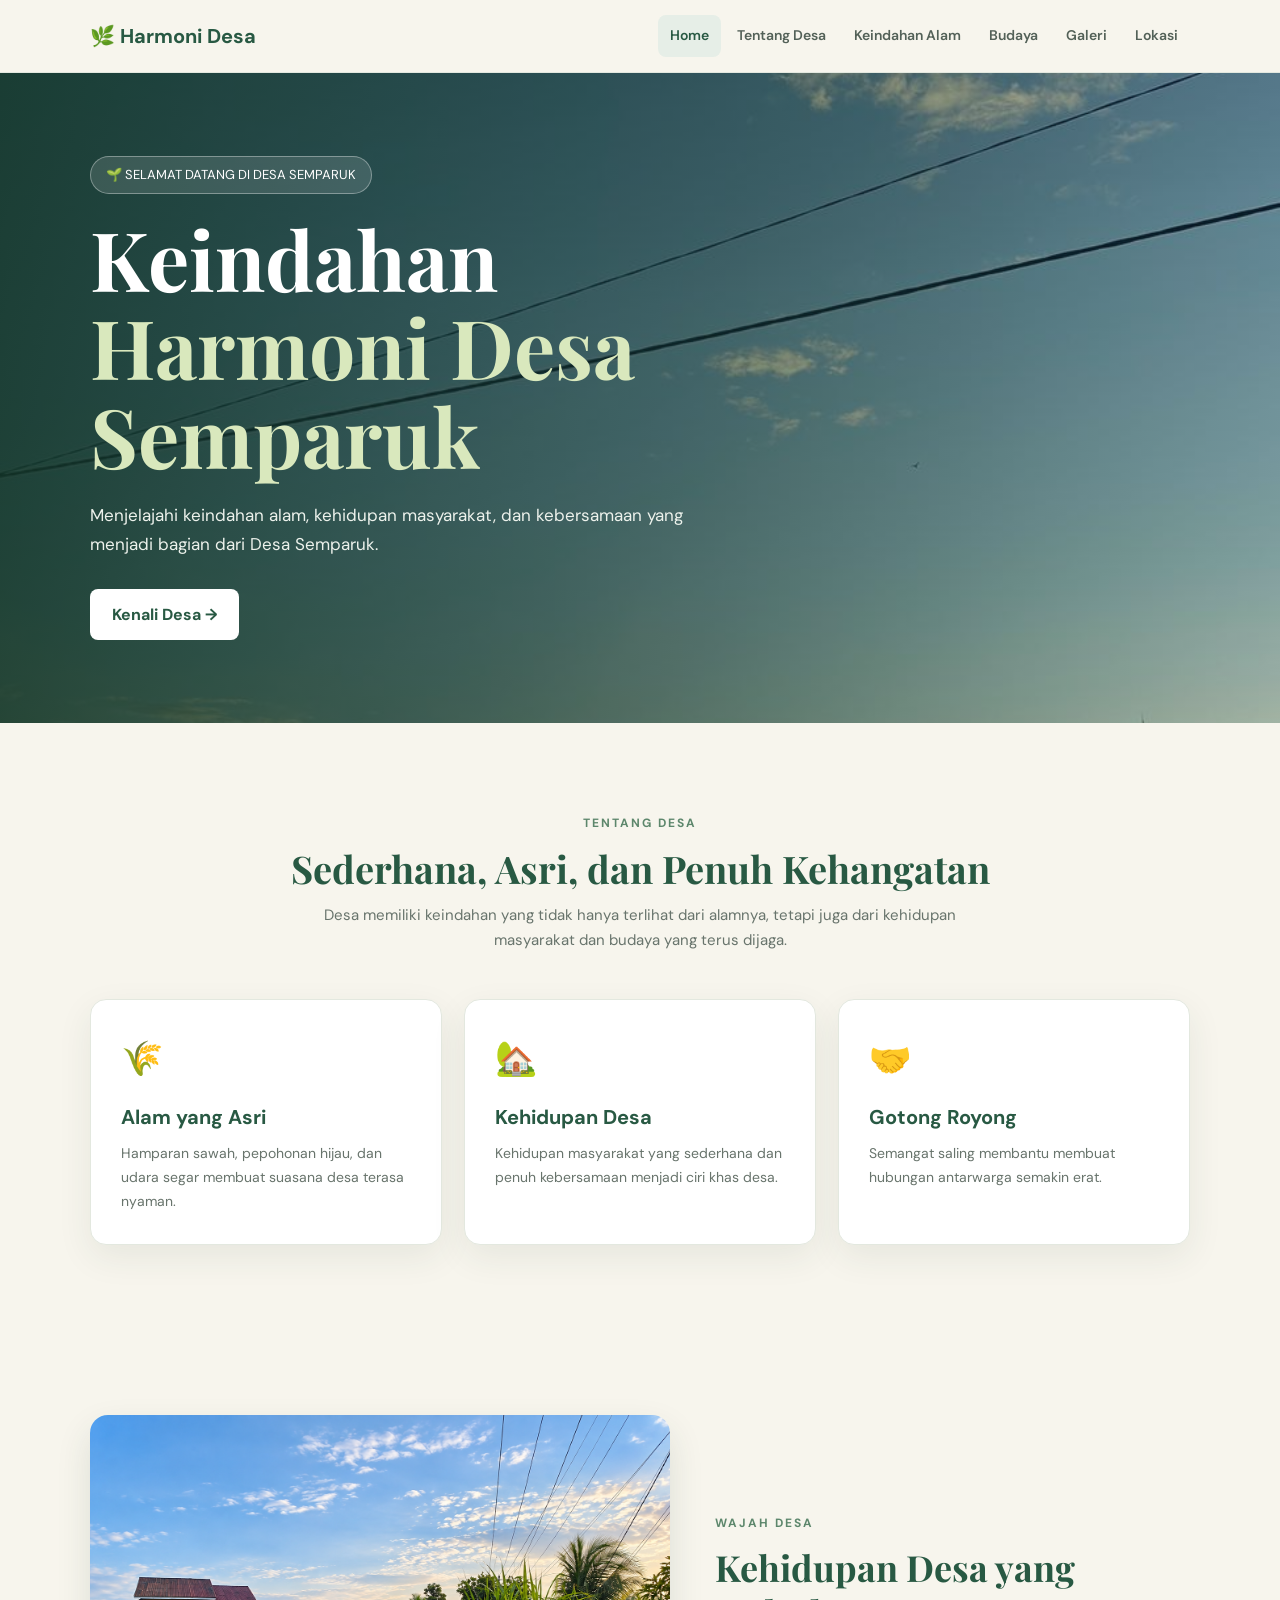
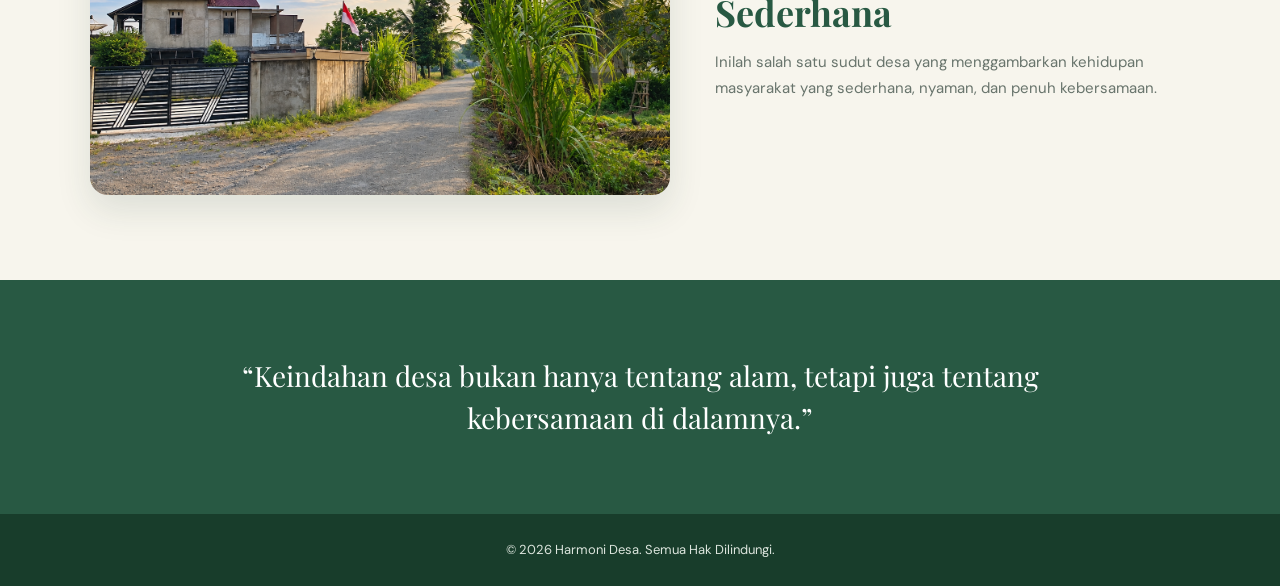
<file: index.html>
<!DOCTYPE html>
<html lang="id">
<head>
    <meta charset="UTF-8">
    <meta name="viewport" content="width=device-width, initial-scale=1.0">

    <title>Harmoni Desa | Beranda</title>

    <link rel="stylesheet" href="style.css">
</head>

<body>

    <!-- NAVBAR -->
    <header>
        <nav class="navbar">

            <a href="index.html" class="logo">
                🌿 Harmoni Desa
            </a>

            <button class="menu-toggle">
                ☰
            </button>

            <ul class="nav-links">
                <li>
                    <a href="index.html" class="active">Home</a>
                </li>

                <li>
                    <a href="tentang.html">Tentang Desa</a>
                </li>

                <li>
                    <a href="alam.html">Keindahan Alam</a>
                </li>

                <li>
                    <a href="budaya.html">Budaya</a>
                </li>

                <li>
                    <a href="galeri.html">Galeri</a>
                </li>
<li>
    <a href="lokasi.html">
        Lokasi
    </a>
</li>
                
            </ul>

        </nav>
    </header>


    <!-- HERO -->
    <main>

        <section class="hero">

            <div class="hero-content">

                <span class="badge">
                    🌱 SELAMAT DATANG DI DESA SEMPARUK 
                </span>

                <h1>
                    Keindahan<br>
                    <span>Harmoni Desa Semparuk</span>
                </h1>

                <p>
                    Menjelajahi keindahan alam, kehidupan masyarakat, dan kebersamaan yang menjadi bagian dari Desa Semparuk.
                </p>

                <div class="hero-buttons">

                    <a href="tentang.html" class="btn btn-primary">
                        Kenali Desa →
                    </a>

                    

                </div>

            </div>

        </section>


        <!-- INTRO -->
        <section class="section">

            <div class="section-title">

                <span>
                    TENTANG DESA
                </span>

                <h2>
                    Sederhana, Asri, dan Penuh Kehangatan
                </h2>

                <p>
                    Desa memiliki keindahan yang tidak hanya terlihat
                    dari alamnya, tetapi juga dari kehidupan masyarakat
                    dan budaya yang terus dijaga.
                </p>

            </div>


            <!-- 3 CARD -->
            <div class="feature-grid">

                <div class="feature-card">

                    <div class="icon">
                        🌾
                    </div>

                    <h3>
                        Alam yang Asri
                    </h3>

                    <p>
                        Hamparan sawah, pepohonan hijau, dan udara
                        segar membuat suasana desa terasa nyaman.
                    </p>

                </div>


                <div class="feature-card">

                    <div class="icon">
                        🏡
                    </div>

                    <h3>
                        Kehidupan Desa
                    </h3>

                    <p>
                        Kehidupan masyarakat yang sederhana dan
                        penuh kebersamaan menjadi ciri khas desa.
                    </p>

                </div>


                <div class="feature-card">

                    <div class="icon">
                        🤝
                    </div>

                    <h3>
                        Gotong Royong
                    </h3>

                    <p>
                        Semangat saling membantu membuat hubungan
                        antarwarga semakin erat.
                    </p>

                </div>

            </div>

        </section>

        <!-- FOTO DESA -->

<section class="section village-photo">

    <div class="village-photo-content">

        
        <div class="village-photo-image">
    <img src="file_0000000031ac82078d503932df8fc6b6.png" alt="Pemandangan jalan desa">
</div>

<div class="village-photo-text">

    <span class="small-title">
        WAJAH DESA
    </span>

    <h2>
        Kehidupan Desa yang Sederhana
    </h2>

    <p>
        Inilah salah satu sudut desa yang
        menggambarkan kehidupan masyarakat
        yang sederhana, nyaman, dan penuh
        kebersamaan.
    </p>

</div>
    </div>

</section>

        <!-- QUOTE -->
        <section class="quote-section">

            <p class="quote">
                “Keindahan desa bukan hanya tentang alam,
                tetapi juga tentang kebersamaan di dalamnya.”
            </p>

        </section>

    </main>


    <!-- FOOTER -->
    <footer>

        <p>
            © 2026 Harmoni Desa.
            Semua Hak Dilindungi.
        </p>

    </footer>


    <script src="script.js"></script>

</body>
                  </html>
</file>
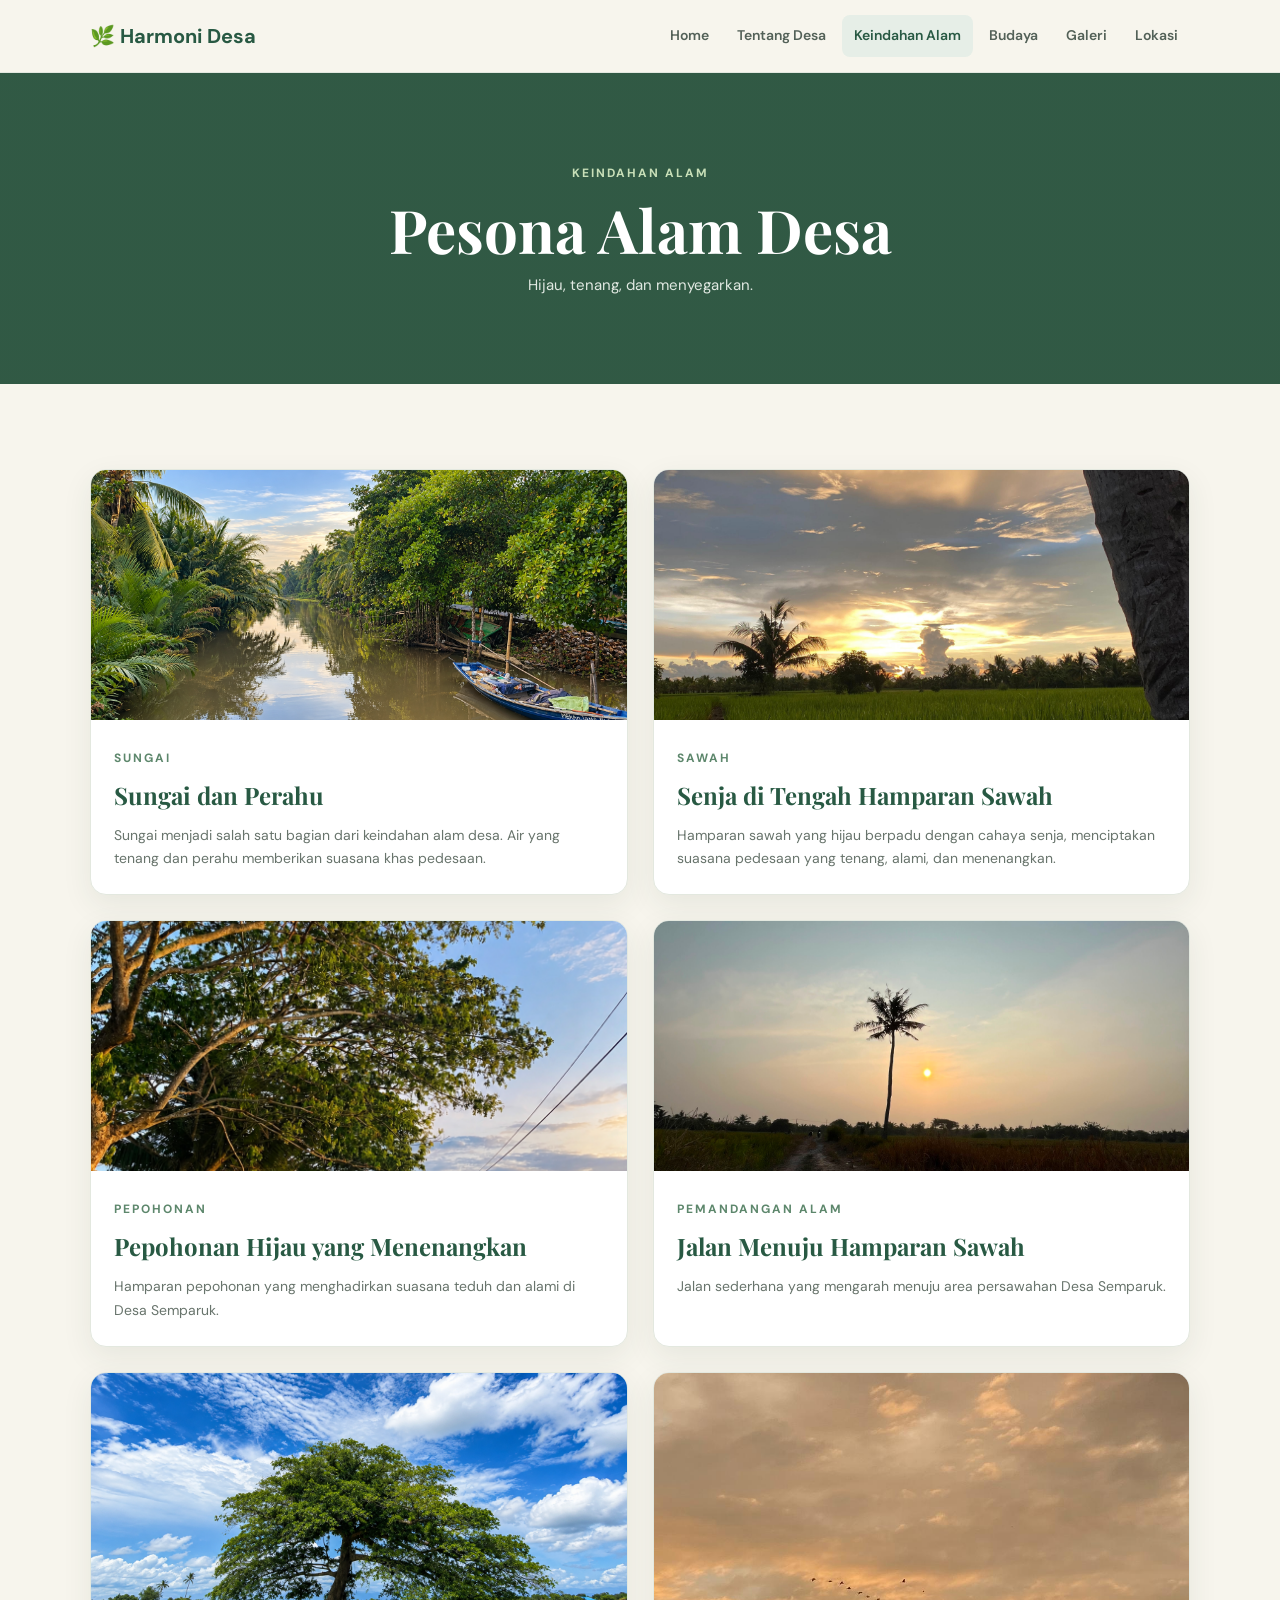
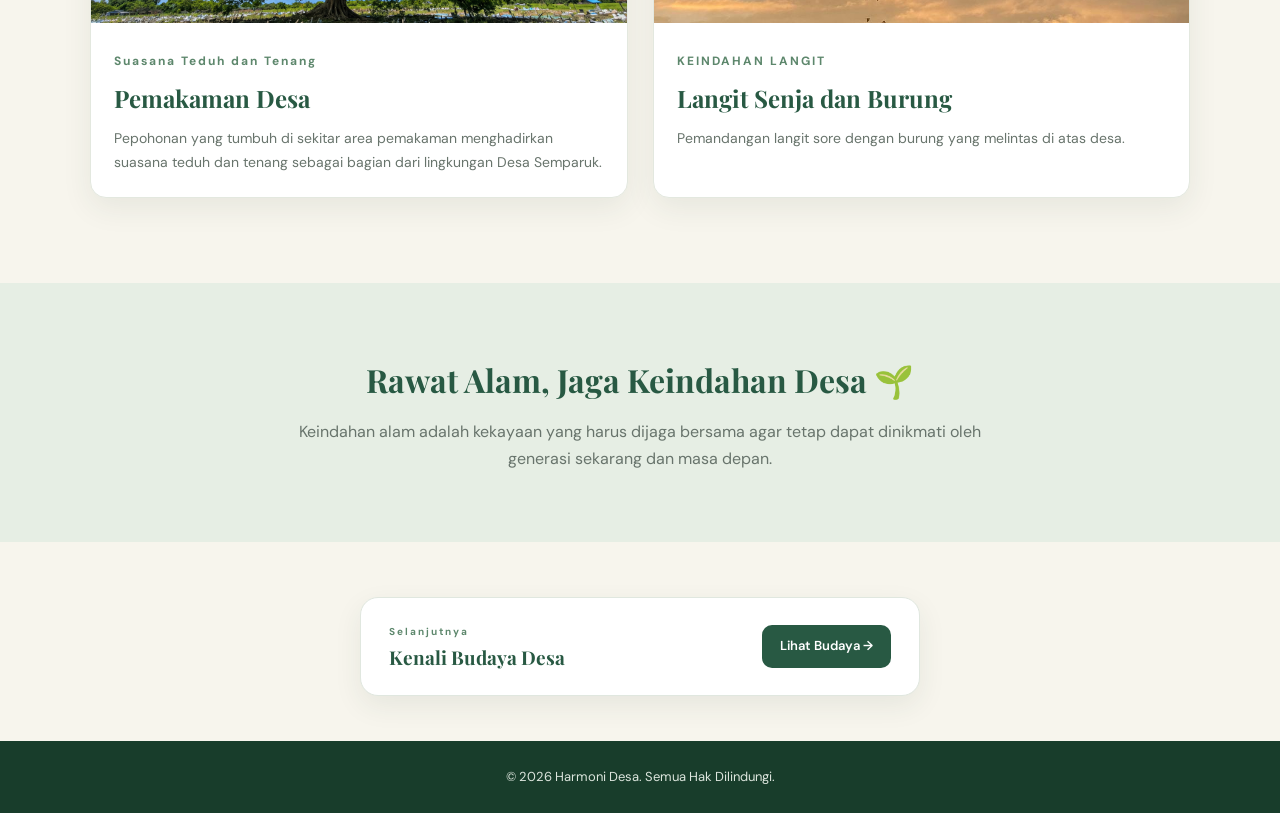
<file: alam.html>
<!DOCTYPE html>
<html lang="id">

<head>
    <meta charset="UTF-8">

    <meta name="viewport"
          content="width=device-width, initial-scale=1.0">

    <title>Harmoni Desa | Keindahan Alam</title>

    <link rel="stylesheet" href="style.css">
</head>

<body>

<!-- =========================
     NAVBAR
========================= -->

<header>

    <nav class="navbar">

        <a href="index.html" class="logo">
            🌿 Harmoni Desa
        </a>

        <button class="menu-toggle">
            ☰
        </button>

        <ul class="nav-links">

            <li>
                <a href="index.html">
                    Home
                </a>
            </li>

            <li>
                <a href="tentang.html">
                    Tentang Desa
                </a>
            </li>

            <li>
                <a href="alam.html" class="active">
                    Keindahan Alam
                </a>
            </li>

            <li>
                <a href="budaya.html">
                    Budaya
                </a>
            </li>

            <li>
                <a href="galeri.html">
                    Galeri
                </a>
            </li>

<li>
    <a href="lokasi.html">
        Lokasi
    </a>
</li>
            
        </ul>

    </nav>

</header>


<!-- =========================
     MAIN
========================= -->

<main>


    <!-- HEADER HALAMAN -->

    <section class="page-header">

        <span>
            KEINDAHAN ALAM
        </span>

        <h1>
            Pesona Alam Desa
        </h1>

        <p>
            Hijau, tenang, dan menyegarkan.
        </p>

    </section>


    <!-- =========================
         KONTEN ALAM
    ========================= -->

    <section class="section">

        <div class="nature-grid">


            
<!-- SUNGAI -->

<article class="nature-card">

    <img
        src="file_000000000e148207b4cf5f5387b5d277.png"
        alt="Sungai dan perahu di desa"
    >

    <div>

        <span>
            SUNGAI
        </span>

        <h3>
            Sungai dan Perahu
        </h3>

        <p>
            Sungai menjadi salah satu bagian dari
            keindahan alam desa. Air yang tenang
            dan perahu memberikan suasana khas
            pedesaan.
        </p>

    </div>

</article>

            <!-- SAWAH DESA -->

            <article class="nature-card">

                <img
                    src="IMG-20260910-WA0019.jpg"
                    alt="Senja"
                >

                <div>

                    <span>
                        SAWAH
                    </span>

                    <h3>
                        Senja di Tengah Hamparan Sawah
                    </h3>

                    <p>
                        Hamparan sawah yang hijau berpadu dengan cahaya senja, 
                        menciptakan suasana pedesaan yang tenang, alami, dan menenangkan.
                    </p>

                </div>

            </article>


            <!-- KEINDAHAN ALAM-->

            <article class="nature-card">

                <img
                    src="file_00000000eee08207a6c9d7365a43e8b5.png"
                    alt="Pepohonan hijau"
                >

                <div>

                    <span>
                        PEPOHONAN 
                    </span>

                    <h3>
                        Pepohonan Hijau yang Menenangkan
                    </h3>

                    <p>
                        Hamparan pepohonan yang menghadirkan suasana teduh dan alami di Desa Semparuk.
                    </p>

                </div>

            </article>


            <!-- JALAN DESA -->

            <article class="nature-card">

                <img
                    src="IMG-20260828-WA0136.jpg"
                    alt="Jalan menuju sawah"
                >

                <div>

                    <span>
                        PEMANDANGAN ALAM
                    </span>

                    <h3>
                        Jalan Menuju Hamparan Sawah 
                    </h3>

                    <p>
                        Jalan sederhana yang mengarah menuju area persawahan Desa Semparuk.
                    </p>

                </div>

            </article>


            <!-- SUNGAI -->

            <article class="nature-card">

                <img
                    src="file_00000000d50882119dc120c14dfa0995.png"
                    alt="Pemakaman Semparuk"
                >

                <div>

                    <span>
                          Suasana Teduh dan Tenang
                    </span>

                    <h3>
                        Pemakaman Desa
                    </h3>

                    <p>
                        Pepohonan yang tumbuh di sekitar area pemakaman menghadirkan suasana teduh dan tenang sebagai bagian dari lingkungan Desa Semparuk.
                    </p>

                </div>

            </article>


            <!-- SUASANA SENJA-->

            <article class="nature-card">

                <img
                    class="suasana-senja"
                    src="IMG-20260910-WA0028.jpg"
                    alt="Pemandangan matahari terbenam"
                >

                <div>

                    <span>
                        KEINDAHAN LANGIT
                    </span>

                    <h3>
                        Langit Senja dan Burung
                    </h3>

                    <p>
                        Pemandangan langit sore dengan burung yang melintas di atas desa.
                    </p>

                </div>

            </article>


        </div>

    </section>


    <!-- =========================
         PESAN LINGKUNGAN
    ========================= -->

    <section class="nature-message">

        <div>

            <h2>
                Rawat Alam, Jaga Keindahan Desa 🌱
            </h2>

            <p>
                Keindahan alam adalah kekayaan yang harus
                dijaga bersama agar tetap dapat dinikmati
                oleh generasi sekarang dan masa depan.
            </p>

        </div>

    </section>

    <div class="next-page">

    <div>
        <span>Selanjutnya</span>

        <h3>
            Kenali Budaya Desa
        </h3>
    </div>

    <a href="budaya.html" class="next-btn">
        Lihat Budaya →
    </a>

    </div>

</main>


<!-- =========================
     FOOTER
========================= -->

<footer>

    <p>
        © 2026 Harmoni Desa.
        Semua Hak Dilindungi.
    </p>

</footer>


<!-- JAVASCRIPT -->

<script src="script.js"></script>

</body>

</html>
</file>
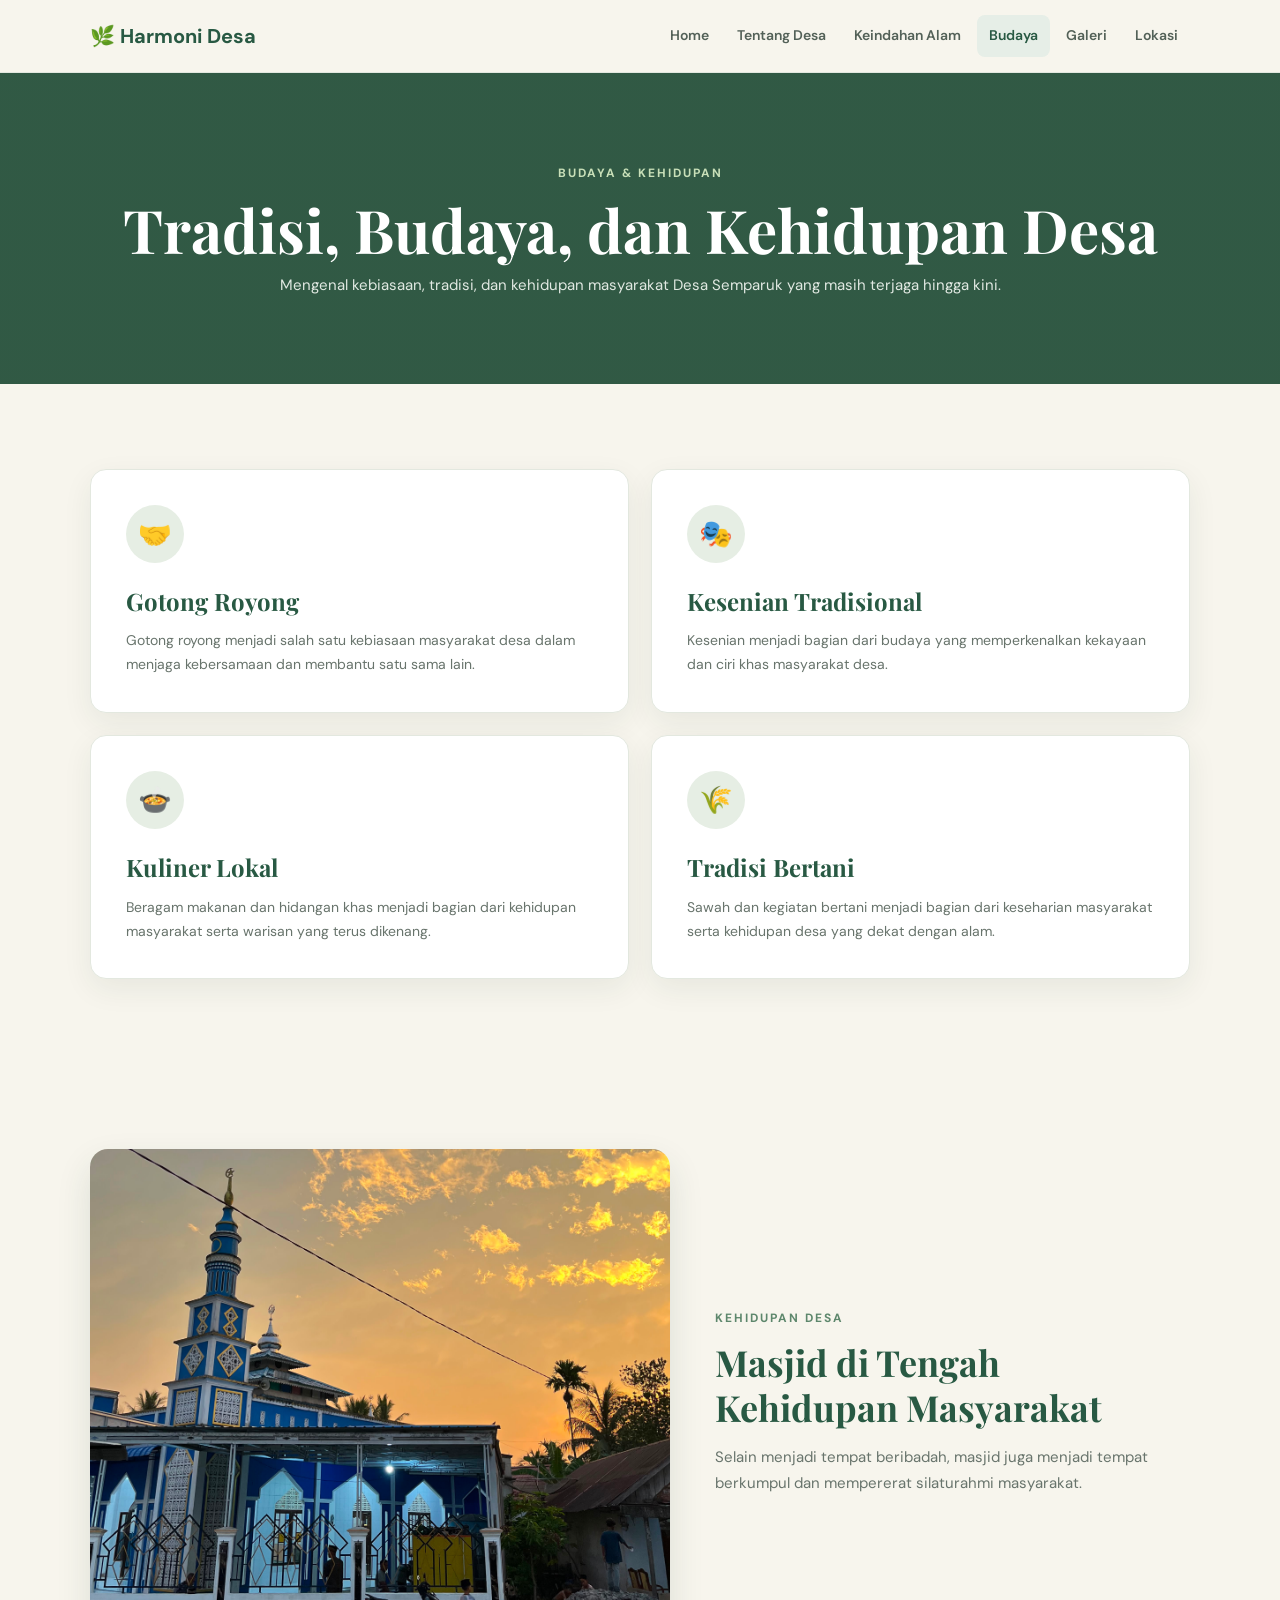
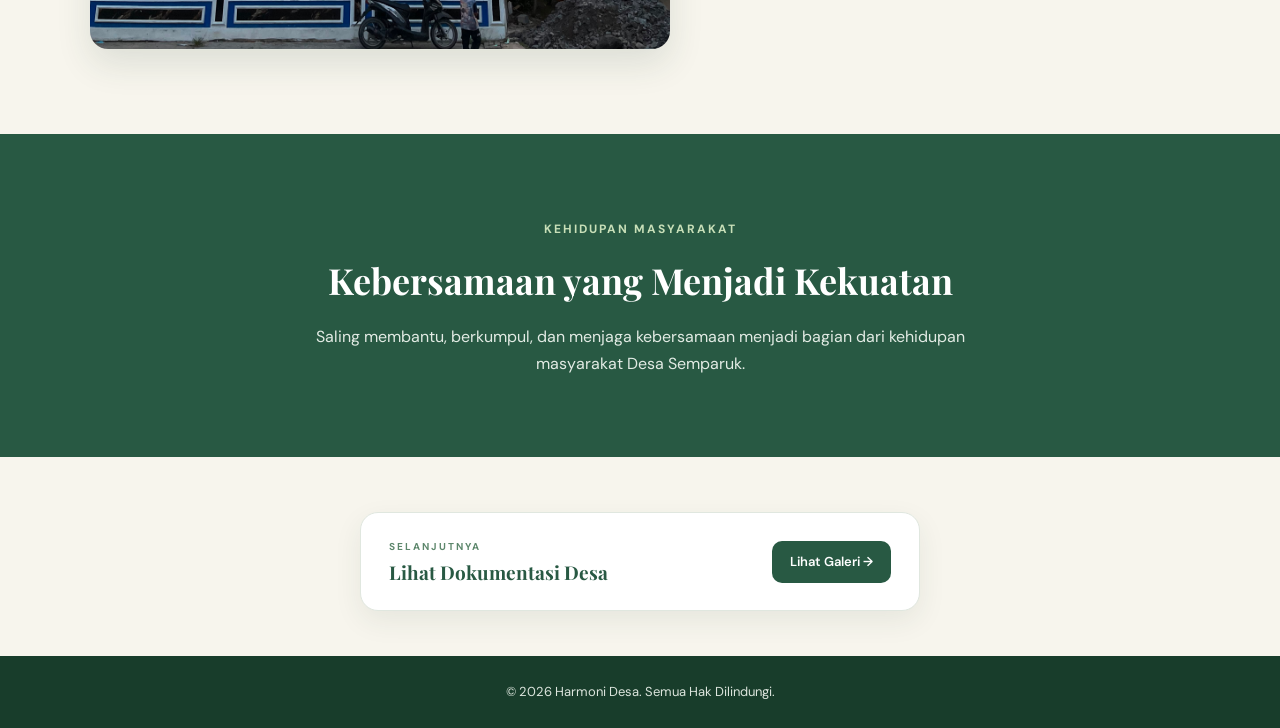
<file: budaya.html>
<!DOCTYPE html>
<html lang="id">

<head>
    <meta charset="UTF-8">

    <meta name="viewport"
          content="width=device-width, initial-scale=1.0">

    <title>Harmoni Desa | Budaya</title>

    <link rel="stylesheet" href="style.css">
</head>

<body>

<!-- =========================
     NAVBAR
========================= -->

<header>

    <nav class="navbar">

        <a href="index.html" class="logo">
            🌿 Harmoni Desa
        </a>

        <button class="menu-toggle">
            ☰
        </button>

        <ul class="nav-links">

            <li>
                <a href="index.html">
                    Home
                </a>
            </li>

            <li>
                <a href="tentang.html">
                    Tentang Desa
                </a>
            </li>

            <li>
                <a href="alam.html">
                    Keindahan Alam
                </a>
            </li>

            <li>
                <a href="budaya.html" class="active">
                    Budaya
                </a>
            </li>

            <li>
                <a href="galeri.html">
                    Galeri
                </a>
            </li>

<li>
    <a href="lokasi.html">
        Lokasi
    </a>
</li>
            
        </ul>

    </nav>

</header>


<!-- =========================
     MAIN
========================= -->

<main>

    <!-- HEADER HALAMAN -->

    <section class="page-header">

        <span>
            BUDAYA & KEHIDUPAN
        </span>

        <h1>
            Tradisi, Budaya, dan Kehidupan Desa
        </h1>

        <p>
            Mengenal kebiasaan, tradisi,
            dan kehidupan masyarakat Desa 
            Semparuk yang masih terjaga hingga kini.
        </p>

    </section>


    <!-- =========================
         BUDAYA
    ========================= -->

    <section class="section">

        <div class="culture-grid">


            <!-- GOTONG ROYONG -->

            <article class="culture-card">

                <div class="culture-icon">
                    🤝
                </div>

                <h3>
                    Gotong Royong
                </h3>

                <p>
                    Gotong royong menjadi salah satu
                    kebiasaan masyarakat desa dalam
                    menjaga kebersamaan dan membantu
                    satu sama lain.
                </p>

            </article>


            <!-- KESENIAN -->

            <article class="culture-card">

                <div class="culture-icon">
                    🎭
                </div>

                <h3>
                    Kesenian Tradisional
                </h3>

                <p>
                    Kesenian menjadi bagian
                    dari budaya yang memperkenalkan
                    kekayaan dan ciri khas masyarakat desa.
                </p>

            </article>


            <!-- KULINER -->

            <article class="culture-card">

                <div class="culture-icon">
                    🍲
                </div>

                <h3>
                    Kuliner Lokal
                </h3>

                <p>
                    Beragam makanan dan hidangan khas 
                    menjadi bagian dari kehidupan masyarakat
                    serta warisan yang terus dikenang.
                </p>

            </article>


            <!-- PERTANIAN -->

            <article class="culture-card">

                <div class="culture-icon">
                    🌾
                </div>

                <h3>
                    Tradisi Bertani
                </h3>

                <p>
                    Sawah dan kegiatan bertani menjadi bagian dari keseharian 
                    masyarakat serta kehidupan desa yang dekat dengan alam.
                </p>

            </article>


        </div>

    </section>

        

    


    <!-- =========================
         FOTO MASJID
    ========================= -->

    <section class="section village-photo masjid-section">

        <div class="village-photo-content">

            <div class="village-photo-image">

                <img
                    src="IMG-20260828-WA0133.jpg"
                    alt="Masjid di desa"
                >

            </div>

            <div class="village-photo-text">

                <span class="small-title">
                    KEHIDUPAN DESA
                </span>

                <h2>
                    Masjid di Tengah Kehidupan Masyarakat
                </h2>

                <p>
                    Selain menjadi tempat beribadah,
                    masjid juga menjadi tempat berkumpul
                    dan mempererat silaturahmi masyarakat.
                </p>

            </div>

        </div>

    </section>


    

    
    <!-- =========================
         KEHIDUPAN MASYARAKAT
    ========================= -->

    <section class="community">

        <div class="community-content">

            <span>
                KEHIDUPAN MASYARAKAT
            </span>

            <h2>
                Kebersamaan yang Menjadi Kekuatan
            </h2>

            <p>
                Saling membantu, berkumpul, dan menjaga 
                kebersamaan menjadi bagian dari kehidupan
                masyarakat Desa Semparuk.
            </p>

        </div>

    </section>

<div class="next-page">
    <div>
        <span>
            SELANJUTNYA
        </span>
        <h3>
            Lihat Dokumentasi Desa
        </h3>
    </div>

    <a href="galeri.html" class="next-btn">
        Lihat Galeri →
    </a>
</div>
    
</main>


<!-- =========================
     FOOTER
========================= -->

<footer>

    <p>
        © 2026 Harmoni Desa.
        Semua Hak Dilindungi.
    </p>

</footer>


<script src="script.js"></script>

</body>

</html>
</file>
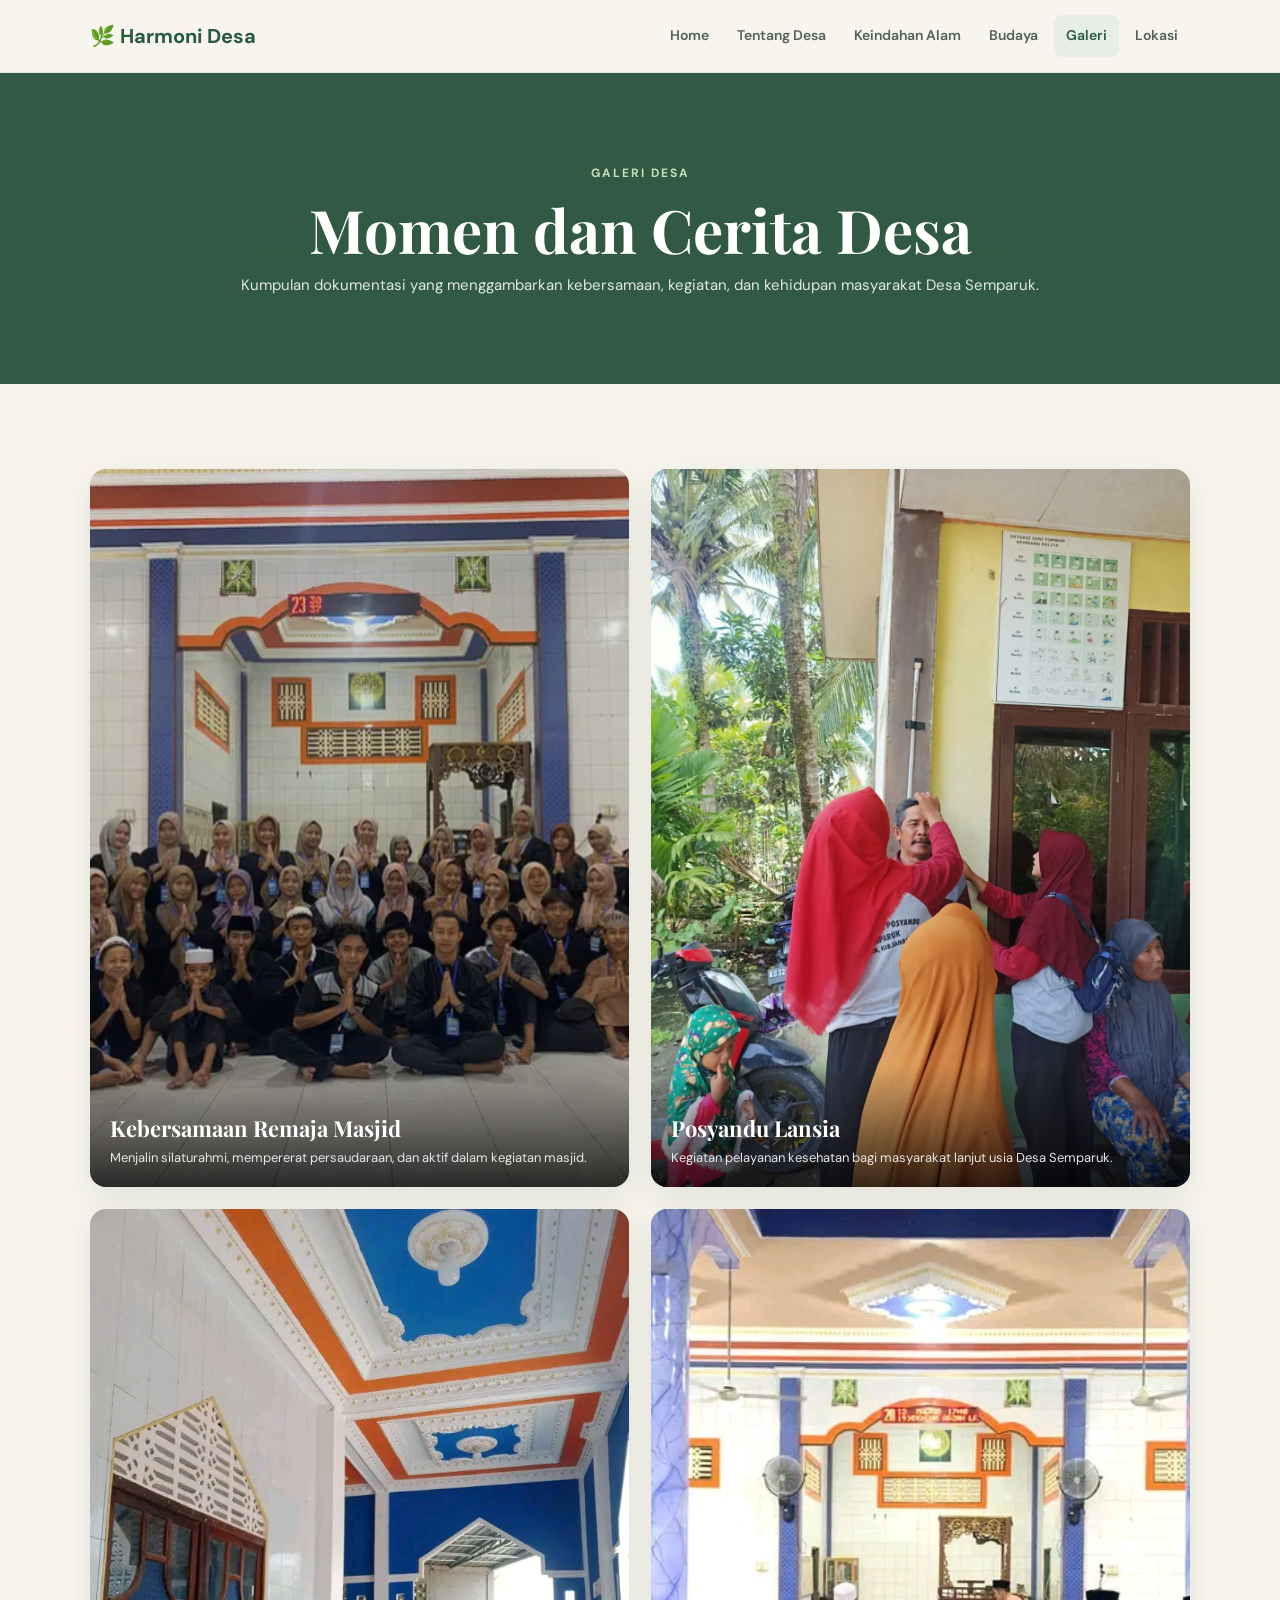
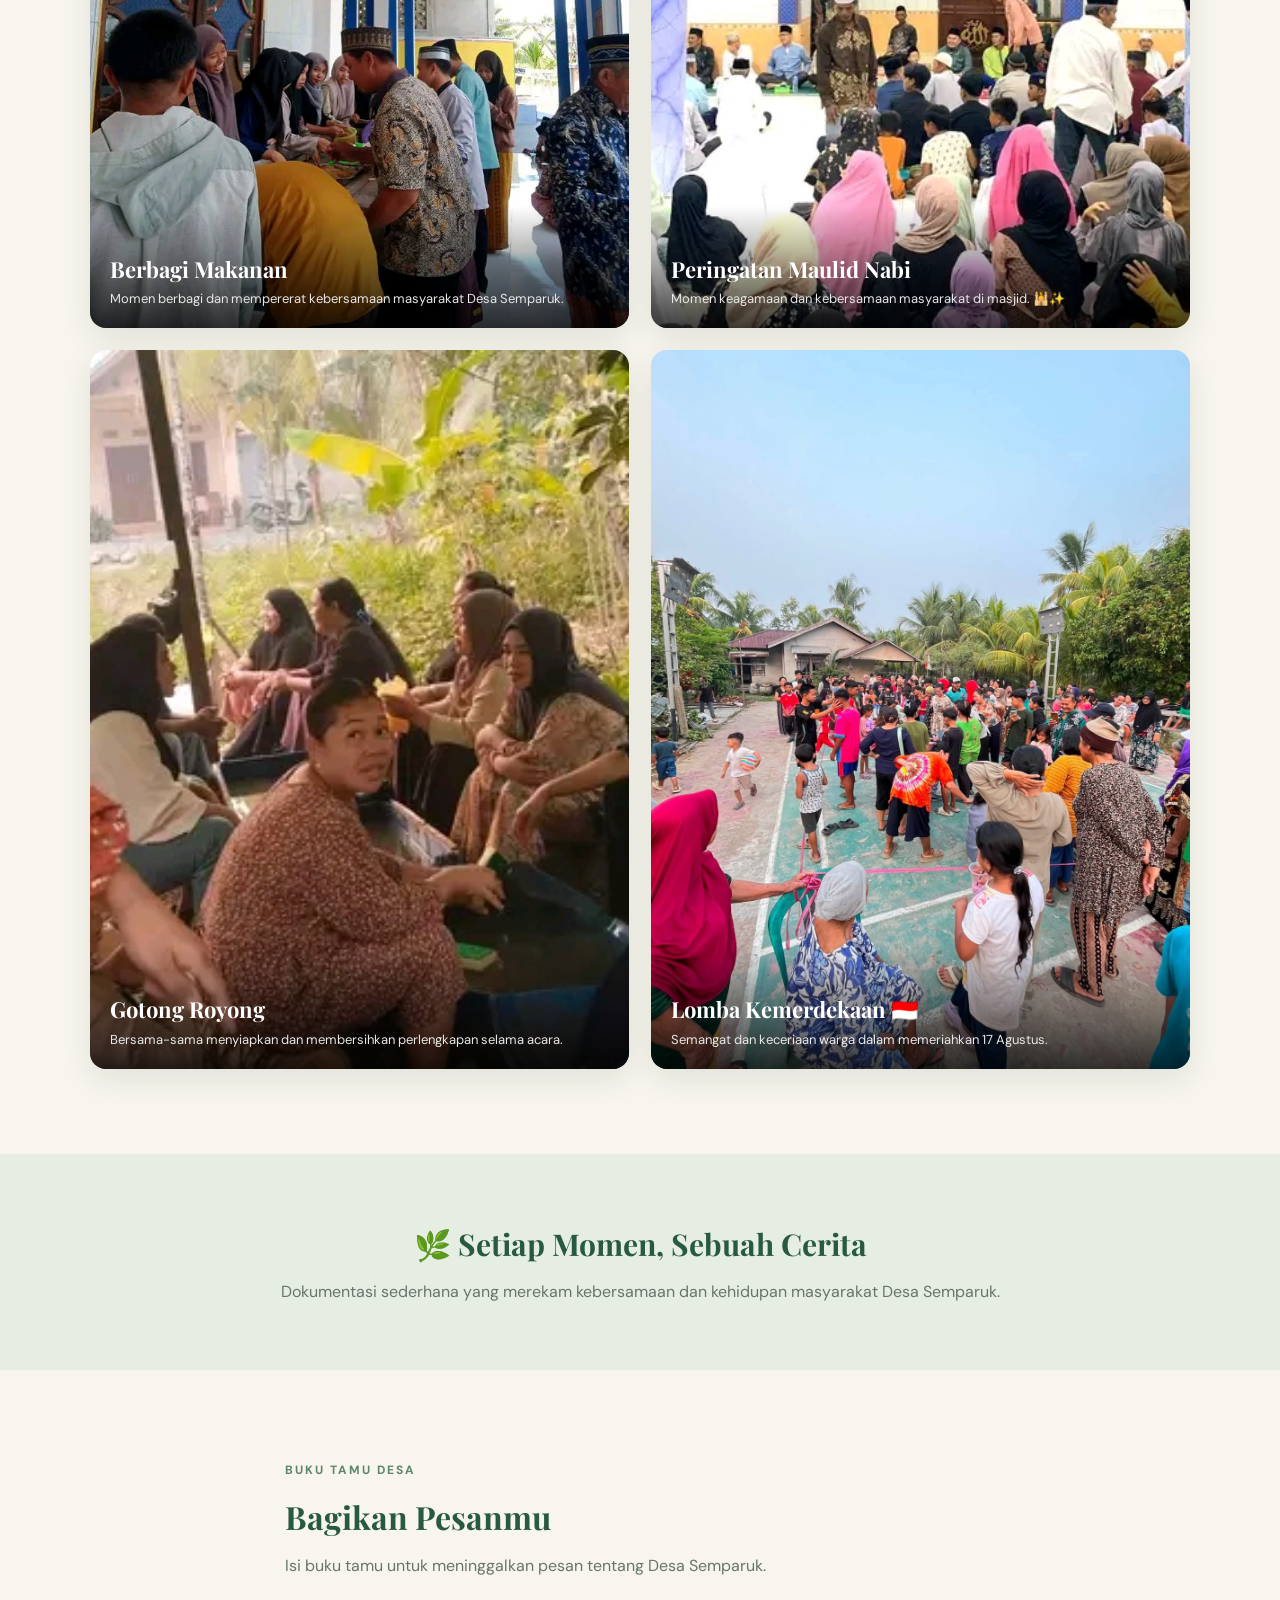
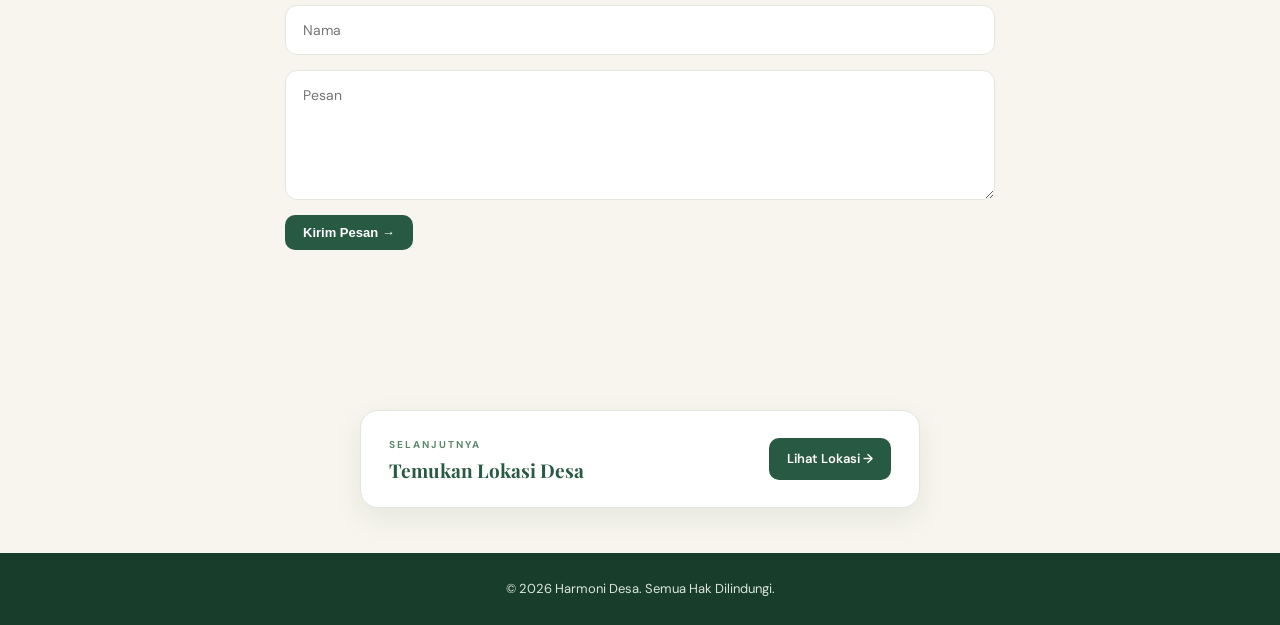
<file: galeri.html>
<!DOCTYPE html>
<html lang="id">

<head>
    <meta charset="UTF-8">

    <meta name="viewport"
          content="width=device-width, initial-scale=1.0">

    <title>Harmoni Desa | Galeri</title>

    <link rel="stylesheet" href="style.css">
</head>

<body>

<!-- =========================
     NAVBAR
========================= -->

<header>

    <nav class="navbar">

        <a href="index.html" class="logo">
            🌿 Harmoni Desa
        </a>

        <button class="menu-toggle">
            ☰
        </button>

        <ul class="nav-links">

            <li>
                <a href="index.html">
                    Home
                </a>
            </li>

            <li>
                <a href="tentang.html">
                    Tentang Desa
                </a>
            </li>

            <li>
                <a href="alam.html">
                    Keindahan Alam
                </a>
            </li>

            <li>
                <a href="budaya.html">
                    Budaya
                </a>
            </li>

            <li>
                <a href="galeri.html" class="active">
                    Galeri
                </a>
            </li>

<li>
    <a href="lokasi.html">
        Lokasi
    </a>
</li>
            
        </ul>

    </nav>

</header>


<!-- =========================
     MAIN
========================= -->

<main>

    <!-- HEADER GALERI -->

    <section class="page-header">

        <span>
            GALERI DESA
        </span>

        <h1>
            Momen dan Cerita Desa
        </h1>

        <p>
            Kumpulan dokumentasi yang menggambarkan kebersamaan, 
            kegiatan, dan kehidupan masyarakat Desa Semparuk.
        </p>

    </section>


    <!-- =========================
         GALERI FOTO
    ========================= -->

    <section class="section">

        <div class="gallery">


            <!-- FOTO 1 -->

            <div class="gallery-item">

                <img
                    src="IMG_20260910_201907_038.png"
                    alt="Remaja Mesjid"
                >

                <div class="gallery-caption">

                    <h3>
                        Kebersamaan Remaja Masjid
                    </h3>

                    <p>
                        Menjalin silaturahmi, mempererat persaudaraan, dan aktif dalam kegiatan masjid.
                    </p>

                </div>

            </div>


            <!-- FOTO 2 -->

            <div class="gallery-item">

                <img
                    src="IMG-20260910-WA0049.jpg"
                    alt="Posyandu Lansia"
                >

                <div class="gallery-caption">

                    <h3>
                        Posyandu Lansia
                    </h3>

                    <p>
                        Kegiatan pelayanan kesehatan bagi masyarakat lanjut usia Desa Semparuk.
                    </p>

                </div>

            </div>


            <!-- FOTO 3 -->

            <div class="gallery-item">

                <img
                    src="1789031207934.jpg"
                    alt="Berbagi Makanan"
                >

                <div class="gallery-caption">

                    <h3>
                        Berbagi Makanan 
                    </h3>

                    <p>
                        Momen berbagi dan mempererat kebersamaan masyarakat Desa Semparuk.
                    </p>

                </div>

            </div>


            <!-- FOTO 4 -->

            <div class="gallery-item">

                <img
                    src="1789045143667.jpg"
                    alt="Jalan di pedesaan"
                >

                <div class="gallery-caption">

                    <h3>
                        Peringatan Maulid Nabi
                    </h3>

                    <p>
                        Momen keagamaan dan kebersamaan masyarakat di masjid. 🕌✨
                    </p>

                </div>

            </div>

            <!-- FOTO 5 -->

<div class="gallery-item kegiatan-masyarakat">

    <img
        src="1789031684448.jpg"
        alt="Kegiatan masyarakat desa"
    >

    <div class="gallery-caption">

        <h3>
            Gotong Royong 
        </h3>

        <p>
            Bersama-sama menyiapkan dan membersihkan perlengkapan selama acara.
        </p>

    </div>

</div>
            

            <!-- FOTO 6 -->

            <div class="gallery-item panorama-desa">

                <img
                    src="IMG-20260910-WA0050.jpg"
                    alt="Keseruan 17 Agustus"
                >

                <div class="gallery-caption">

                    <h3>
                        Lomba Kemerdekaan 🇮🇩
                    </h3>

                    <p>
                        Semangat dan keceriaan warga dalam memeriahkan 17 Agustus.
                    </p>

                </div>

            </div>

            
        </div>

    </section>


    <!-- =========================
         PENUTUP
    ========================= -->

    <section class="gallery-footer">

        <h2>
            🌿 Setiap Momen, Sebuah Cerita
        </h2>

        <p>
            Dokumentasi sederhana yang merekam kebersamaan
            dan kehidupan masyarakat Desa Semparuk.
        </p>

    </section>

<section class="section buku-tamu">

    <div class="location-heading">

        <span class="small-title">
            BUKU TAMU DESA
        </span>

        <h2>
            Bagikan Pesanmu
        </h2>

        <p>
            Isi buku tamu untuk meninggalkan pesan tentang Desa Semparuk.
        </p>

    </div>


    <form id="bukuTamuForm">

        <input
            type="text"
            id="nama"
            placeholder="Nama"
            required
        >

        <textarea
            id="pesan"
            placeholder="Pesan"
            rows="5"
            required
        ></textarea>

        <button
            type="submit"
            class="next-btn"
        >
            Kirim Pesan →
        </button>

        <p id="statusPesan"></p>

    </form>

</section>
    
<div class="next-page">
    <div>
        <span>
            SELANJUTNYA
        </span>

        <h3>
            Temukan Lokasi Desa
        </h3>
    </div>

    <a href="lokasi.html" class="next-btn">
        Lihat Lokasi →
    </a>
</div>
    
</main>


<!-- =========================
     FOOTER
========================= -->

<footer>

    <p>
        © 2026 Harmoni Desa.
        Semua Hak Dilindungi.
    </p>

</footer>


    <script>

const scriptURL = "https://script.google.com/macros/s/AKfycbxiq1dDf6KO71Wd3Xkz7rLrbxWhGJKs2JKeNhDeoypfVYrsnjF-ZkfGJGIj-4CIRyEi/exec";
document.getElementById("bukuTamuForm").addEventListener("submit", function(e) {
    e.preventDefault();

    const nama = document.getElementById("nama").value;
    const pesan = document.getElementById("pesan").value;
    const status = document.getElementById("statusPesan");

    status.textContent = "Mengirim...";

    const formKirim = document.createElement("form");
formKirim.method = "POST";
formKirim.action = scriptURL;
formKirim.target = "_blank";

const inputNama = document.createElement("input");
inputNama.name = "nama";
inputNama.value = nama;

const inputPesan = document.createElement("input");
inputPesan.name = "pesan";
inputPesan.value = pesan;

formKirim.appendChild(inputNama);
formKirim.appendChild(inputPesan);
document.body.appendChild(formKirim);

formKirim.submit();

status.textContent = "Pesan berhasil dikirim 🌿";
document.getElementById("bukuTamuForm").reset();
formKirim.remove();
});
</script>


    

<script src="script.js"></script>

</body>

</html>
</file>
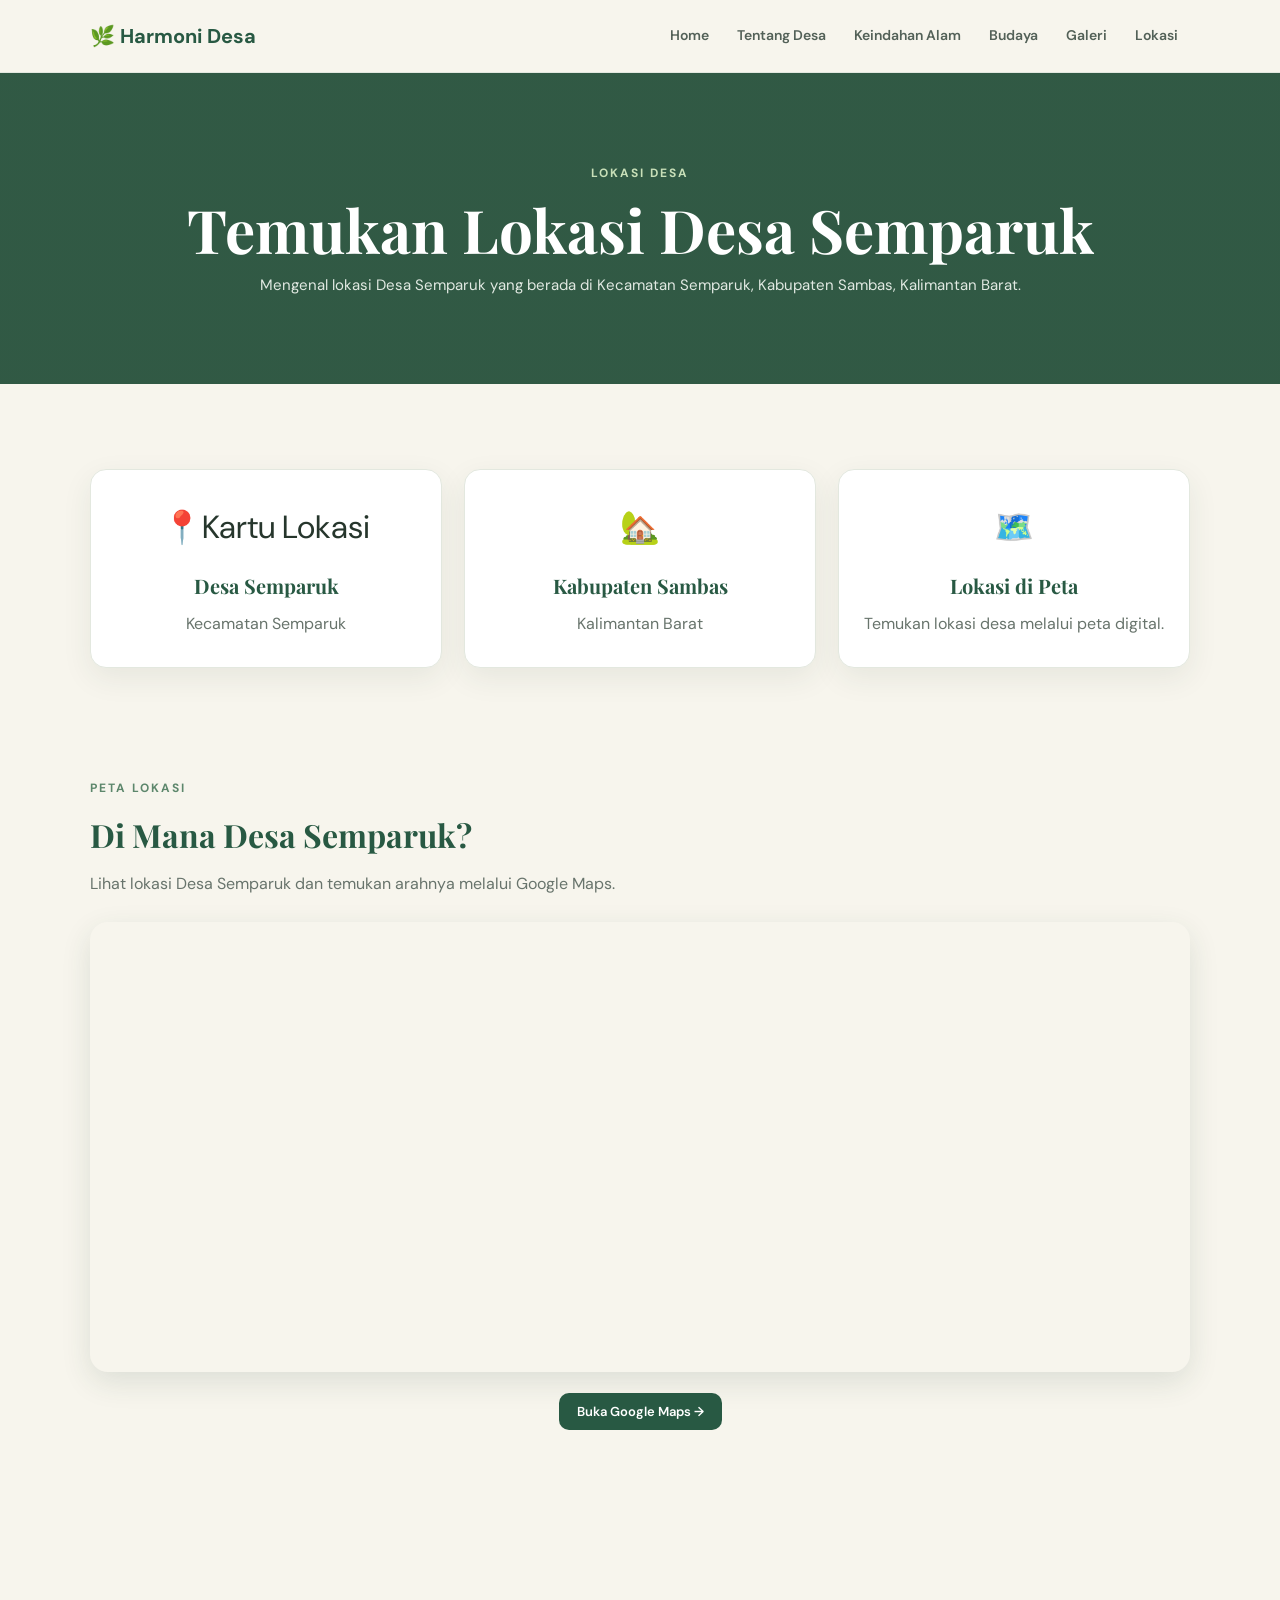
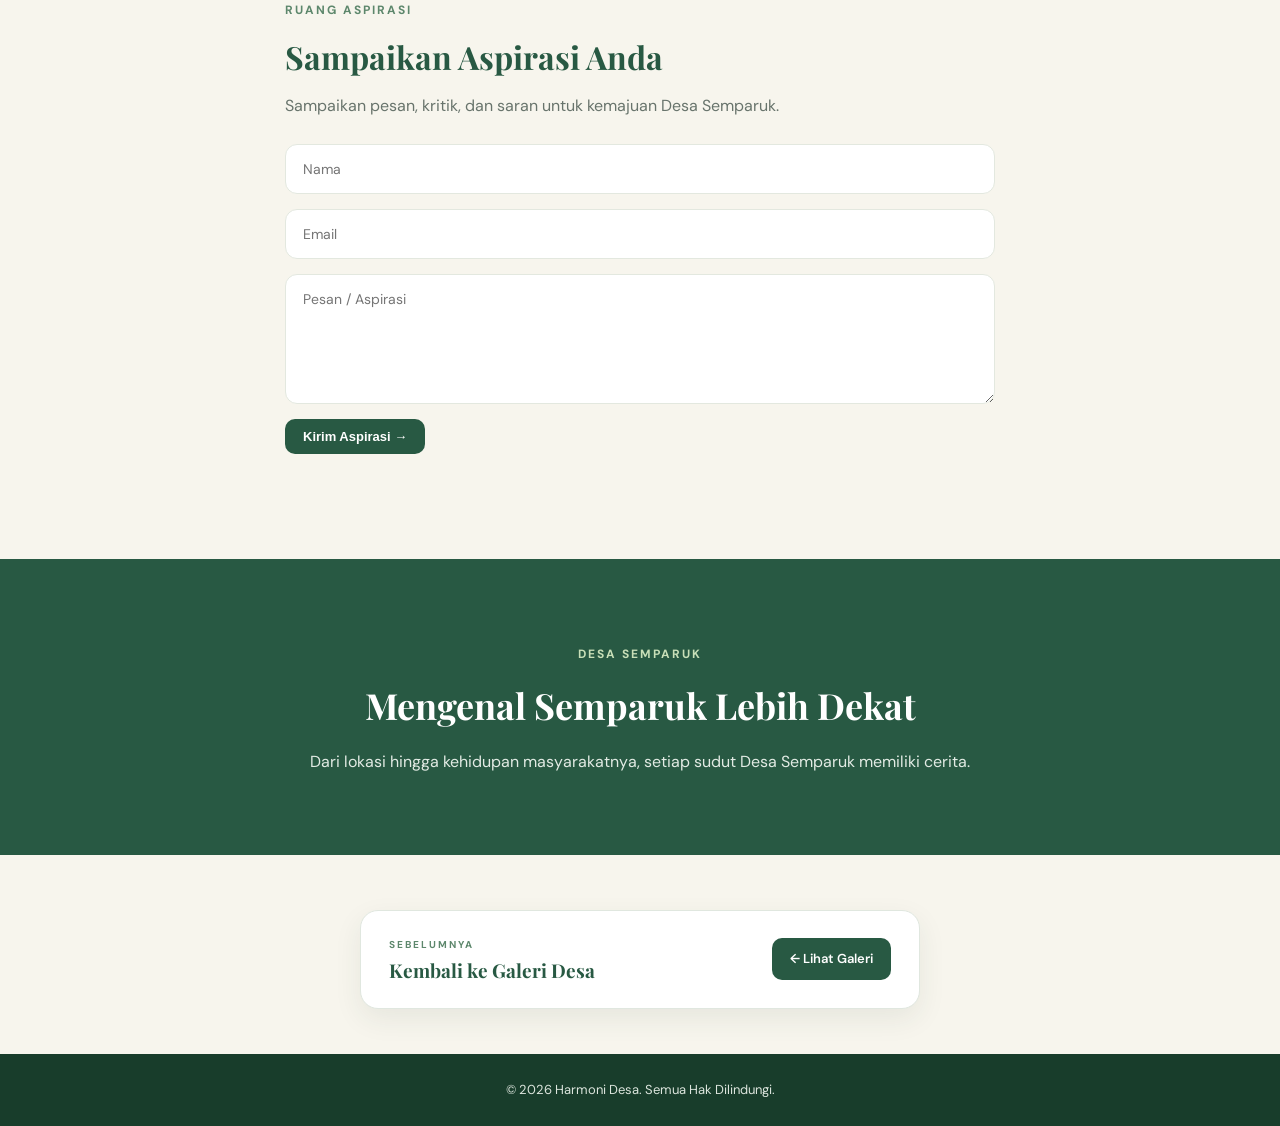
<file: lokasi.html>
<!DOCTYPE html>
<html lang="id">

<head>
    <meta charset="UTF-8">

    <meta name="viewport"
          content="width=device-width, initial-scale=1.0">

    <title>Harmoni Desa | Lokasi</title>

    <link rel="stylesheet" href="style.css">
</head>

<body>

<!-- =========================
     NAVBAR
========================= -->

<header>

    <nav class="navbar">

        <a href="index.html" class="logo">
            🌿 Harmoni Desa
        </a>

        <button class="menu-toggle">
            ☰
        </button>

        <ul class="nav-links">

            <li>
                <a href="index.html">
                    Home
                </a>
            </li>

            <li>
                <a href="tentang.html">
                    Tentang Desa
                </a>
            </li>

            <li>
                <a href="alam.html">
                    Keindahan Alam
                </a>
            </li>

            <li>
                <a href="budaya.html">
                    Budaya
                </a>
            </li>

            <li>
                <a href="galeri.html">
                    Galeri
                </a>
            </li>

<li>
    <a href="lokasi.html">
        Lokasi
    </a>
</li>
            
        </ul>

    </nav>

</header>


<!-- =========================
     MAIN
========================= -->

<main>

    <!-- HEADER HALAMAN -->

    <section class="page-header">

        <span>
            LOKASI DESA
        </span>

        <h1>
            Temukan Lokasi Desa Semparuk
        </h1>

        <p>
            Mengenal lokasi Desa Semparuk
            yang berada di Kecamatan Semparuk,
            Kabupaten Sambas, Kalimantan Barat.
        </p>

    </section>


    <!-- =========================
         INFORMASI LOKASI
    ========================= -->

    <section class="section">

        <div class="location-info">

            <div class="location-card">

                <div class="location-icon">
                    📍Kartu Lokasi
                </div>

                <h3>
                    Desa Semparuk
                </h3>

                <p>
                    Kecamatan Semparuk
                </p>

            </div>


            <div class="location-card">

                <div class="location-icon">
                    🏡 
                </div>

                <h3>
                    Kabupaten Sambas
                </h3>

                <p>
                    Kalimantan Barat
                </p>

            </div>


            <div class="location-card">

                <div class="location-icon">
                    🗺️
                </div>

                <h3>
                    Lokasi di Peta 
                </h3>

                <p>
                    Temukan lokasi desa melalui peta digital.
                </p>

            </div>

        </div>

    </section>


    <!-- =========================
         PETA LOKASI
    ========================= -->

    <section class="section location-section">

        <div class="location-heading">

            <span class="small-title">
                PETA LOKASI
            </span>

            <h2>
                Di Mana Desa Semparuk?
            </h2>

            <p>
                Lihat lokasi Desa Semparuk dan temukan arahnya melalui Google Maps.
            </p>

        </div>


        <div class="map-container">

            <iframe
                src="https://www.google.com/maps?q=Desa%20Semparuk,%20Kecamatan%20Semparuk,%20Kabupaten%20Sambas,%20Kalimantan%20Barat&output=embed"
                width="100%"
                height="450"
                style="border:0;"
                allowfullscreen=""
                loading="lazy"
                referrerpolicy="no-referrer-when-downgrade">
            </iframe>

        </div>


        <div class="map-button">

            <a
                href="https://maps.app.goo.gl/g4bXG451keVnwbhHA?g_st=ac"
                target="_blank"
                class="next-btn">
                Buka Google Maps →
            </a>

        </div>

    </section>

    <!-- =========================
     RUANG ASPIRASI
========================= -->

<section class="section buku-tamu">

    <div class="location-heading">

        <span class="small-title">
            RUANG ASPIRASI
        </span>

        <h2>
            Sampaikan Aspirasi Anda
        </h2>

        <p>
            Sampaikan pesan, kritik, dan saran untuk kemajuan Desa Semparuk.
        </p>

    </div>

    <form id="bukuTamuForm">

        <input
            type="text"
            id="nama"
            placeholder="Nama"
            required
        >

        <input
            type="email"
            id="email"
            placeholder="Email"
            required
        >

        <textarea
            id="pesan"
            placeholder="Pesan / Aspirasi"
            rows="5"
            required
        ></textarea>

        <button
            type="submit"
            class="next-btn"
        >
            Kirim Aspirasi →
        </button>

        <p id="statusPesan"></p>

    </form>

</section>

    <!-- =========================
         PENUTUP
    ========================= -->

    <section class="community">

        <div class="community-content">

            <span>
                DESA SEMPARUK
            </span>

            <h2>
                Mengenal Semparuk Lebih Dekat
            </h2>

            <p>
                Dari lokasi hingga kehidupan masyarakatnya, 
                setiap sudut Desa Semparuk memiliki cerita.
            </p>

        </div>

    </section>


    <!-- =========================
         KEMBALI KE GALERI
    ========================= -->

    <div class="next-page">

        <div>

            <span>
                SEBELUMNYA
            </span>

            <h3>
                Kembali ke Galeri Desa
            </h3>

        </div>

        <a href="galeri.html" class="next-btn">
            ← Lihat Galeri
        </a>

    </div>


</main>


<!-- =========================
     FOOTER
========================= -->

<footer>

    <p>
        © 2026 Harmoni Desa.
        Semua Hak Dilindungi.
    </p>

</footer>

<script>
const scriptURL = "https://script.google.com/macros/s/AKfycbxiq1dDf6KO71Wd3Xkz7rLrbxWhGJKs2JKeNhDeoypfVYrsnjF-ZkfGJGIj-4CIRyEi/exec";

document.getElementById("bukuTamuForm").addEventListener("submit", function(e) {
    e.preventDefault();

    const nama = document.getElementById("nama").value;
    const email = document.getElementById("email").value;
    const pesan = document.getElementById("pesan").value;
    const status = document.getElementById("statusPesan");

    status.textContent = "Mengirim...";

    const formKirim = document.createElement("form");
    formKirim.method = "POST";
    formKirim.action = scriptURL;
    formKirim.target = "_blank";

    const inputNama = document.createElement("input");
    inputNama.name = "nama";
    inputNama.value = nama;

    const inputEmail = document.createElement("input");
    inputEmail.name = "email";
    inputEmail.value = email;

    const inputPesan = document.createElement("input");
    inputPesan.name = "pesan";
    inputPesan.value = pesan;

    formKirim.appendChild(inputNama);
    formKirim.appendChild(inputEmail);
    formKirim.appendChild(inputPesan);

    document.body.appendChild(formKirim);
    formKirim.submit();

    status.textContent = "Aspirasi berhasil dikirim 🌿";
    document.getElementById("bukuTamuForm").reset();
    formKirim.remove();
});
</script>
    
<script src="script.js"></script>

</body>

</html>
</file>
<file: style.css>
@import url('https://fonts.googleapis.com/css2?family=DM+Sans:wght@400;500;600;700&family=Playfair+Display:wght@600;700&display=swap');

/* =================================
   DASAR WEBSITE
================================= */

:root {
    --hijau: #285943;
    --hijau-muda: #5d876c;
    --hijau-tua: #183d2b;
    --krem: #f7f5ed;
    --putih: #ffffff;
    --teks: #26362c;
    --abu: #68746c;
    --border: #e3e8df;
}

* {
    margin: 0;
    padding: 0;
    box-sizing: border-box;
}

html {
    scroll-behavior: smooth;
}

body {
    font-family: 'DM Sans', sans-serif;
    background: var(--krem);
    color: var(--teks);
    line-height: 1.7;
}

a {
    text-decoration: none;
    color: inherit;
}

img {
    width: 100%;
    display: block;
}


/* =================================
   NAVBAR
================================= */

header {
    position: sticky;
    top: 0;
    z-index: 999;

    background: rgba(247, 245, 237, 0.96);

    backdrop-filter: blur(12px);

    border-bottom: 1px solid var(--border);
}

.navbar {
    width: 100%;
    max-width: 1150px;
    min-height: 72px;

    margin: auto;
    padding: 0 25px;

    display: flex;
    align-items: center;
    justify-content: space-between;
}

.logo {
    color: var(--hijau);

    font-size: 20px;
    font-weight: 700;

    white-space: nowrap;
}

.nav-links {
    display: flex;
    align-items: center;
    gap: 4px;

    list-style: none;
}

.nav-links a {
    display: block;

    padding: 9px 12px;

    border-radius: 8px;

    color: #536158;

    font-size: 14px;
    font-weight: 600;

    transition: 0.3s ease;
}

.nav-links a:hover,
.nav-links a.active {
    color: var(--hijau);

    background: #e6eee7;
}

.menu-toggle {
    display: none;

    border: none;
    background: transparent;

    color: var(--hijau);

    font-size: 27px;

    cursor: pointer;
}


/* =================================
   HERO HOME
================================= */

.hero {
    min-height: 650px;

    display: flex;
    align-items: center;

    background:
        linear-gradient(
            90deg,
            rgba(20, 53, 36, 0.88),
            rgba(20, 53, 36, 0.35)
        ),

        url("IMG-20260910-WA0029.jpg")
        center / cover no-repeat;
}

.hero-content {
    width: 100%;
    max-width: 1150px;

    margin: auto;
    padding: 80px 25px;

    color: var(--putih);

    animation: muncul 0.8s ease;
}

.badge {
    display: inline-block;

    padding: 7px 15px;

    margin-bottom: 20px;

    border: 1px solid rgba(255,255,255,0.35);

    border-radius: 50px;

    background: rgba(255,255,255,0.13);

    font-size: 13px;
}

.hero h1 {
    max-width: 750px;

    font-family: 'Playfair Display', serif;

    font-size: clamp(48px, 7vw, 82px);

    line-height: 1.08;
}

.hero h1 span {
    color: #d9e8bd;
}

.hero p {
    max-width: 600px;

    margin: 22px 0 30px;

    color: #edf2ec;

    font-size: 17px;
}


/* =================================
   BUTTON
================================= */

.hero-buttons {
    display: flex;
    gap: 12px;

    flex-wrap: wrap;
}

.btn {
    display: inline-block;

    padding: 12px 22px;

    border-radius: 8px;

    font-weight: 700;

    transition: 0.3s ease;
}

.btn-primary {
    background: var(--putih);
    color: var(--hijau);
}

.btn-primary:hover {
    transform: translateY(-3px);
}

.btn-outline {
    border: 1px solid rgba(255,255,255,0.7);

    color: white;
}

.btn-outline:hover {
    background: white;
    color: var(--hijau);
}


/* =================================
   SECTION UMUM
================================= */

.section {
    width: 100%;
    max-width: 1150px;

    margin: auto;

    padding: 85px 25px;
}

.section-title {
    max-width: 700px;

    margin: 0 auto 45px;

    text-align: center;
}

.section-title span,
.page-header span,
.small-title,
.nature-card span,
.community-content span {
    color: var(--hijau-muda);

    font-size: 12px;
    font-weight: 700;

    letter-spacing: 2px;
}

.section-title h2 {
    margin: 10px 0;

    color: var(--hijau);

    font-family: 'Playfair Display', serif;

    font-size: 38px;

    line-height: 1.25;
}

.section-title p {
    color: var(--abu);

    font-size: 15px;
}


/* =================================
   CARD HOME
================================= */

.feature-grid {
    display: grid;

    grid-template-columns: repeat(3, 1fr);

    gap: 22px;
}

.feature-card {
    padding: 30px;

    background: white;

    border: 1px solid var(--border);

    border-radius: 16px;

    box-shadow: 0 12px 35px rgba(35, 63, 47, 0.08);

    transition: 0.3s ease;
}

.feature-card:hover {
    transform: translateY(-7px);
}

.icon {
    margin-bottom: 13px;

    font-size: 34px;
}

.feature-card h3 {
    margin-bottom: 8px;

    color: var(--hijau);

    font-size: 20px;
}

.feature-card p {
    color: var(--abu);

    font-size: 14px;
}


/* =================================
   QUOTE
================================= */

.quote-section {
    padding: 75px 25px;

    background: var(--hijau);

    text-align: center;
}

.quote {
    max-width: 800px;

    margin: auto;

    color: white;

    font-family: 'Playfair Display', serif;

    font-size: 28px;

    line-height: 1.5;
}


/* =================================
   HEADER HALAMAN 2-5
================================= */

.page-header {
    padding: 85px 25px;

    text-align: center;

    background:
        linear-gradient(
            rgba(32, 76, 54, 0.92),
            rgba(32, 76, 54, 0.92)
        );
}

.page-header span {
    color: #c8dfb8;
}

.page-header h1 {
    margin: 8px 0;

    color: white;

    font-family: 'Playfair Display', serif;

    font-size: clamp(38px, 6vw, 60px);

    line-height: 1.2;
}

.page-header p {
    color: #e1e9e2;

    font-size: 15px;
}


/* =================================
   TENTANG DESA
================================= */

.about {
    display: grid;

    grid-template-columns: 1fr 1fr;

    gap: 55px;

    align-items: center;
}

.about-image {
    overflow: hidden;

    border-radius: 18px;

    box-shadow: 0 15px 35px rgba(35, 63, 47, 0.12);
}

.about-image img {
    height: 430px;

    object-fit: cover;

    transition: 0.5s ease;
}

.about-image:hover img {
    transform: scale(1.04);
}

.about-text h2 {
    margin: 8px 0 18px;

    color: var(--hijau);

    font-family: 'Playfair Display', serif;

    font-size: 38px;

    line-height: 1.25;
}

.about-text p {
    margin-bottom: 15px;

    color: var(--abu);

    font-size: 15px;
}

.info-box {
    display: grid;

    grid-template-columns: repeat(3, 1fr);

    gap: 10px;

    margin-top: 25px;
}

.info-box div {
    padding: 13px 8px;

    border-radius: 10px;

    background: white;

    border: 1px solid var(--border);

    text-align: center;
}

.info-box strong {
    display: block;

    margin-bottom: 3px;

    font-size: 22px;
}

.info-box span {
    color: var(--abu);

    font-size: 12px;
}


/* =================================
   KEINDAHAN ALAM
================================= */

.nature-grid {
    display: grid;

    grid-template-columns: repeat(2, 1fr);

    gap: 25px;
}

.nature-card {
    overflow: hidden;

    background: white;

    border: 1px solid var(--border);

    border-radius: 16px;

    box-shadow: 0 10px 30px rgba(35, 63, 47, 0.08);

    transition: 0.3s ease;
}

.nature-card:hover {
    transform: translateY(-5px);
}

.nature-card img {
    height: 250px;

    object-fit: cover;
}

.nature-card > div {
    padding: 23px;
}

.nature-card h3 {
    margin: 5px 0 8px;

    color: var(--hijau);

    font-family: 'Playfair Display', serif;

    font-size: 24px;
}

.nature-card p {
    color: var(--abu);

    font-size: 14px;
}

.nature-message {
    padding: 70px 25px;

    background: #e6eee4;

    text-align: center;
}

.nature-message div {
    max-width: 700px;

    margin: auto;
}

.nature-message h2 {
    margin-bottom: 10px;

    color: var(--hijau);

    font-family: 'Playfair Display', serif;

    font-size: 32px;
}

.nature-message p {
    color: var(--abu);
}


/* =================================
   BUDAYA
================================= */

.culture-grid {
    display: grid;

    grid-template-columns: repeat(2, 1fr);

    gap: 22px;
}

.culture-card {
    padding: 35px;

    background: white;

    border: 1px solid var(--border);

    border-radius: 16px;

    box-shadow: 0 10px 30px rgba(35, 63, 47, 0.07);

    transition: 0.3s ease;
}

.culture-card:hover {
    transform: translateY(-5px);
}

.culture-icon {
    width: 58px;
    height: 58px;

    display: flex;
    align-items: center;
    justify-content: center;

    margin-bottom: 18px;

    border-radius: 50%;

    background: #e6eee4;

    font-size: 27px;
}

.culture-card h3 {
    margin-bottom: 8px;

    color: var(--hijau);

    font-family: 'Playfair Display', serif;

    font-size: 24px;
}

.culture-card p {
    color: var(--abu);

    font-size: 14px;
}

.community {
    padding: 80px 25px;

    background: var(--hijau);

    text-align: center;
}

.community-content {
    max-width: 700px;

    margin: auto;
}

.community-content span {
    color: #c8dfb8;
}

.community-content h2 {
    margin: 8px 0 12px;

    color: white;

    font-family: 'Playfair Display', serif;

    font-size: 36px;
}

.community-content p {
    color: #e2ebe4;
}


/* =================================
   GALERI
================================= */

.gallery {
    display: grid;

    grid-template-columns: repeat(2, 1fr);

    gap: 22px;
}

.gallery-item {
    position: relative;

    overflow: hidden;

    min-height: 280px;

    border-radius: 16px;

    background: #ddd;

    box-shadow: 0 10px 30px rgba(35, 63, 47, 0.1);
}

.gallery-item img {
    width: 100%;
    height: 100%;

    min-height: 280px;

    object-fit: cover;

    transition: 0.5s ease;
}

.gallery-item:hover img {
    transform: scale(1.06);
}

.gallery-caption {
    position: absolute;

    left: 0;
    right: 0;
    bottom: 0;

    padding: 45px 20px 18px;

    background: linear-gradient(
        transparent,
        rgba(0,0,0,0.75)
    );

    color: white;
}

.gallery-caption h3 {
    font-family: 'Playfair Display', serif;

    font-size: 22px;
}

.gallery-caption p {
    font-size: 13px;

    color: #e7e7e7;
}

.gallery-footer {
    padding: 65px 25px;

    background: #e6eee4;

    text-align: center;
}

.gallery-footer h2 {
    margin-bottom: 8px;

    color: var(--hijau);

    font-family: 'Playfair Display', serif;

    font-size: 30px;
}

.gallery-footer p {
    color: var(--abu);
}


/* =================================
   FOOTER
================================= */

footer {
    padding: 25px;

    background: var(--hijau-tua);

    color: #dce5dd;

    text-align: center;

    font-size: 13px;
}


/* =================================
   ANIMASI
================================= */

@keyframes muncul {

    from {
        opacity: 0;

        transform: translateY(20px);
    }

    to {
        opacity: 1;

        transform: translateY(0);
    }

}


/* =================================
   TABLET
================================= */

@media (max-width: 900px) {

    .nav-links {
        gap: 0;
    }

    .nav-links a {
        padding: 8px 9px;

        font-size: 13px;
    }

    .about {
        gap: 30px;
    }

    .about-text h2 {
        font-size: 32px;
    }

}


/* =================================
   HP
================================= */

@media (max-width: 700px) {

    /* NAVBAR */

    .navbar {
        min-height: 65px;

        padding: 0 18px;
    }

    .logo {
        font-size: 18px;
    }

    .menu-toggle {
        display: block;
    }

    .nav-links {
        position: absolute;

        top: 65px;
        left: 0;
        right: 0;

        display: none;

        flex-direction: column;

        align-items: stretch;

        padding: 10px 15px 15px;

        background: var(--krem);

        border-bottom: 1px solid var(--border);

        box-shadow: 0 12px 25px rgba(0,0,0,0.08);
    }

    .nav-links.show {
        display: flex;
    }

    .nav-links a {
        padding: 12px;

        font-size: 14px;
    }


    /* HERO */

    .hero {
        min-height: 600px;
    }

    .hero-content {
        padding: 65px 20px;
    }

    .hero h1 {
        font-size: 47px;
    }

    .hero p {
        font-size: 15px;

        margin: 18px 0 25px;
    }

    .hero-buttons {
        flex-direction: column;

        align-items: flex-start;
    }


    /* SECTION */

    .section {
        padding: 65px 18px;
    }

    .section-title {
        margin-bottom: 35px;
    }

    .section-title h2 {
        font-size: 30px;
    }


    /* HOME CARD */

    .feature-grid {
        grid-template-columns: 1fr;

        gap: 16px;
    }

    .feature-card {
        padding: 25px;
    }


    /* PAGE HEADER */

    .page-header {
        padding: 65px 20px;
    }

    .page-header h1 {
        font-size: 40px;
    }


    /* ABOUT */

    .about {
        grid-template-columns: 1fr;

        gap: 30px;
    }

    .about-image img {
        height: 280px;
    }

    .about-text h2 {
        font-size: 31px;
    }

    .info-box {
        grid-template-columns: 1fr;
    }


    /* ALAM */

    .nature-grid {
        grid-template-columns: 1fr;

        gap: 18px;
    }

    .nature-card img {
        height: 220px;
    }

   .nature-card img.suasana-senja {
    height: 300px !important;
    object-fit: cover !important;
    object-position: center bottom !important;
   }

   .nature-card img.foto-pepohonan {
    height: 300px !important;
    object-fit: cover !important;
    object-position: left top !important;
   }

   .nature-card img.foto-jalan {
    height: 300px !important;
    object-fit: cover !important;
    object-position: center bottom !important;
   }

   .nature-card img.foto-sawah {
    height: 300px !important;
    object-fit: cover !important;
    object-position: center 70% !important;
   }

    .nature-card h3 {
        font-size: 22px;
    }

    .nature-message {
        padding: 60px 20px;
    }

    .nature-message h2 {
        font-size: 28px;
    }


    /* BUDAYA */

    .culture-grid {
        grid-template-columns: 1fr;

        gap: 18px;
    }

    .culture-card {
        padding: 27px;
    }

    .community {
        padding: 65px 20px;
    }

    .community-content h2 {
        font-size: 30px;
    }


    /* GALERI */

    .gallery {
        grid-template-columns: 1fr;

        gap: 17px;
    }

    .gallery-item {
        min-height: 250px;
    }

    .gallery-item img {
        min-height: 250px;
    }

    .gallery-footer {
        padding: 55px 20px;
    }

    .gallery-footer h2 {
        font-size: 27px;
    }


    /* QUOTE */

    .quote-section {
        padding: 60px 20px;
    }

    .quote {
        font-size: 22px;
    }

}


/* =================================
   HP KECIL
================================= */

@media (max-width: 400px) {

    .logo {
        font-size: 16px;
    }

    .hero h1 {
        font-size: 40px;
    }

    .hero {
        min-height: 560px;
    }

    .page-header h1 {
        font-size: 34px;
    }

   }
/* =================================
   FOTO BANGUNAN DESA DI HOME
================================= */

.village-photo-content {
    display: grid;
    grid-template-columns: 1.1fr 0.9fr;
    gap: 45px;
    align-items: center;
}

.village-photo-image {
    overflow: hidden;
    border-radius: 18px;
    box-shadow: 0 15px 35px rgba(35, 63, 47, 0.12);
}

.village-photo-image img {
    width: 100%;
    height: 380px;
    object-fit: cover;
    transition: 0.5s ease;
}

.village-photo-image:hover img {
    transform: scale(1.04);
}

.village-photo-text h2 {
    margin: 10px 0 15px;

    color: var(--hijau);

    font-family: 'Playfair Display', serif;

    font-size: 36px;
    line-height: 1.25;
}

.village-photo-text p {
    color: var(--abu);
    font-size: 15px;
}


/* =================================
   FOTO DESA - HP
================================= */

@media (max-width: 700px) {

    .village-photo-content {
        grid-template-columns: 1fr;
        gap: 25px;
    }

    .village-photo-image img {
        height: 270px;
    }

    .village-photo-text h2 {
        font-size: 30px;
    }

}

/* =================================
   NEXT PAGE - SIMPLE MODERN
================================= */

.next-page {
    max-width: 560px;
    margin: 55px auto 45px;
    padding: 25px 28px;

    display: flex;
    align-items: center;
    justify-content: space-between;
    gap: 20px;

    background: #ffffff;
    border: 1px solid #e0e7df;
    border-radius: 18px;

    box-shadow: 0 10px 28px rgba(35, 63, 47, 0.08);

    transition: 0.3s ease;
}

.next-page:hover {
    transform: translateY(-3px);
    box-shadow: 0 15px 35px rgba(35, 63, 47, 0.12);
}

.next-page span {
    display: block;
    margin-bottom: 5px;

    color: #5d876c;
    font-size: 10px;
    font-weight: 700;
    letter-spacing: 2px;
}

.next-page h3 {
    margin: 0;

    color: #285943;
    font-family: 'Playfair Display', serif;
    font-size: 19px;
    line-height: 1.3;
}

.next-btn {
    flex-shrink: 0;

    padding: 10px 18px;

    border-radius: 10px;

    background: #285943;
    color: white;

    font-size: 13px;
    font-weight: 600;

    transition: 0.3s ease;
}

.next-btn:hover {
    background: #183d2b;
    transform: translateY(-2px);
}


/* HP */
@media (max-width: 700px) {

    .next-page {
        margin: 45px 18px 35px;
        padding: 22px;
    }

    .next-page h3 {
        font-size: 17px;
    }

    .next-btn {
        padding: 9px 14px;
        font-size: 12px;
    }

}
/* FOTO MASJID KHUSUS HALAMAN BUDAYA */
.masjid-section .village-photo-image {
    height: 500px;
}

.masjid-section .village-photo-image img {
    width: 100%;
    height: 100%;
    object-fit: cover;
    object-position: center bottom;
    transform: scale(1.15);
}

@media (max-width: 700px) {
    .masjid-section .village-photo-image {
        height: 400px;
    }

    .masjid-section .village-photo-image img {
        transform: scale(1.15);
    }
}
/* =========================
   HALAMAN LOKASI
========================= */

.location-info {
    display: grid;
    grid-template-columns: repeat(3, 1fr);
    gap: 22px;
}

.location-card {
    padding: 30px 25px;
    background: #ffffff;
    border: 1px solid #e3e8df;
    border-radius: 16px;
    text-align: center;
    box-shadow: 0 10px 30px rgba(35, 63, 47, 0.08);
}

.location-icon {
    font-size: 32px;
    margin-bottom: 15px;
}

.location-card h3 {
    margin: 0 0 8px;
    color: #285943;
    font-family: 'Playfair Display', serif;
    font-size: 20px;
}

.location-card p {
    margin: 0;
    color: #68746c;
    line-height: 1.6;
}

.location-section {
    padding-top: 20px;
}

.location-heading {
    margin-bottom: 25px;
}

.location-heading h2 {
    margin: 8px 0;
    color: #285943;
    font-family: 'Playfair Display', serif;
    font-size: 32px;
}

.location-heading p {
    color: #68746c;
}

.map-container {
    width: 100%;
    overflow: hidden;
    border-radius: 18px;
    box-shadow: 0 10px 30px rgba(35, 63, 47, 0.12);
}

.map-container iframe {
    display: block;
}

.map-button {
    margin-top: 25px;
    text-align: center;
}

@media (max-width: 700px) {

    .location-info {
        grid-template-columns: 1fr;
        gap: 16px;
    }

    .location-card {
        padding: 25px 20px;
    }

    .location-heading h2 {
        font-size: 27px;
    }

    .map-container iframe {
        height: 350px;
    }

}

/* =========================
   BUKU TAMU DESA
========================= */

.buku-tamu {
    max-width: 760px;
    margin: 0 auto;
}

.buku-tamu form {
    display: flex;
    flex-direction: column;
    gap: 15px;
    margin-top: 25px;
}

.buku-tamu input,
.buku-tamu textarea {
    width: 100%;
    padding: 15px 17px;
    border: 1px solid #e3e8df;
    border-radius: 12px;
    background: #ffffff;
    color: #26362c;
    font-family: 'DM Sans', sans-serif;
    font-size: 14px;
    box-sizing: border-box;
    outline: none;
}

.buku-tamu input:focus,
.buku-tamu textarea:focus {
    border-color: #5d876c;
}

.buku-tamu textarea {
    resize: vertical;
    min-height: 130px;
}

.buku-tamu button {
    width: fit-content;
    border: none;
    cursor: pointer;
}

#statusPesan {
    margin: 5px 0 0;
    color: #285943;
    font-size: 14px;
    font-weight: 600;
}

@media (max-width: 700px) {
    .buku-tamu {
        margin: 0 18px;
    }

    .buku-tamu button {
        width: 100%;
    }
}
</file>
